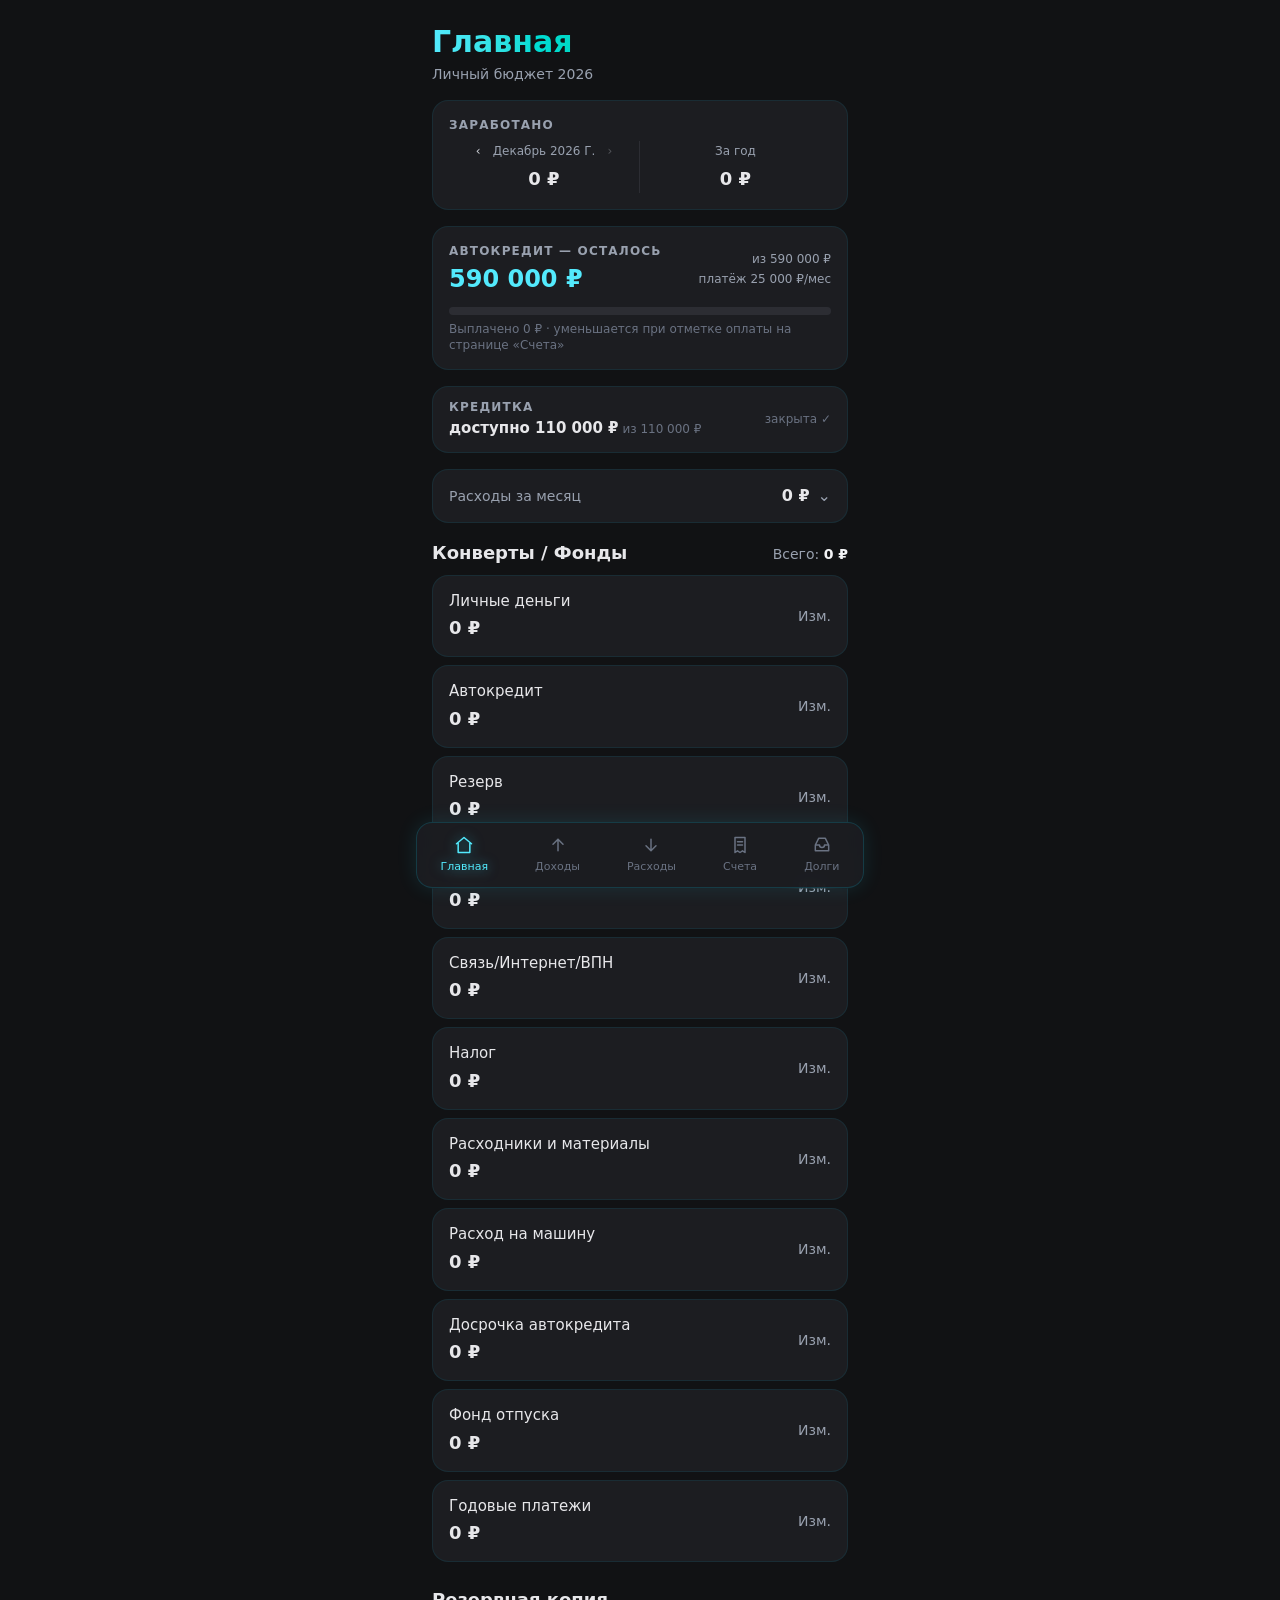
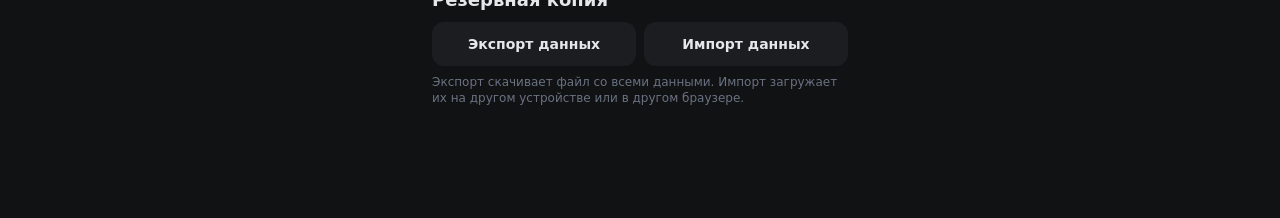
<file: index.html>
<!doctype html>
<html lang="ru">
  <head>
    <meta charset="UTF-8" />
    <meta name="viewport" content="width=device-width, initial-scale=1.0, maximum-scale=1.0" />
    <meta name="theme-color" content="#111214" />
    <link rel="manifest" href="./manifest.webmanifest" />
    <link rel="apple-touch-icon" href="./icon-180.png" />
    <meta name="apple-mobile-web-app-capable" content="yes" />
    <meta name="apple-mobile-web-app-status-bar-style" content="black-translucent" />
    <meta name="apple-mobile-web-app-title" content="Бюджет" />
    <title>Личный бюджет</title>
    <script type="module" crossorigin src="./assets/index-CJwpCQE6.js"></script>
    <link rel="stylesheet" crossorigin href="./assets/index-Bve8V28i.css">
  </head>
  <body>
    <div id="root"></div>
  </body>
</html>
</file>
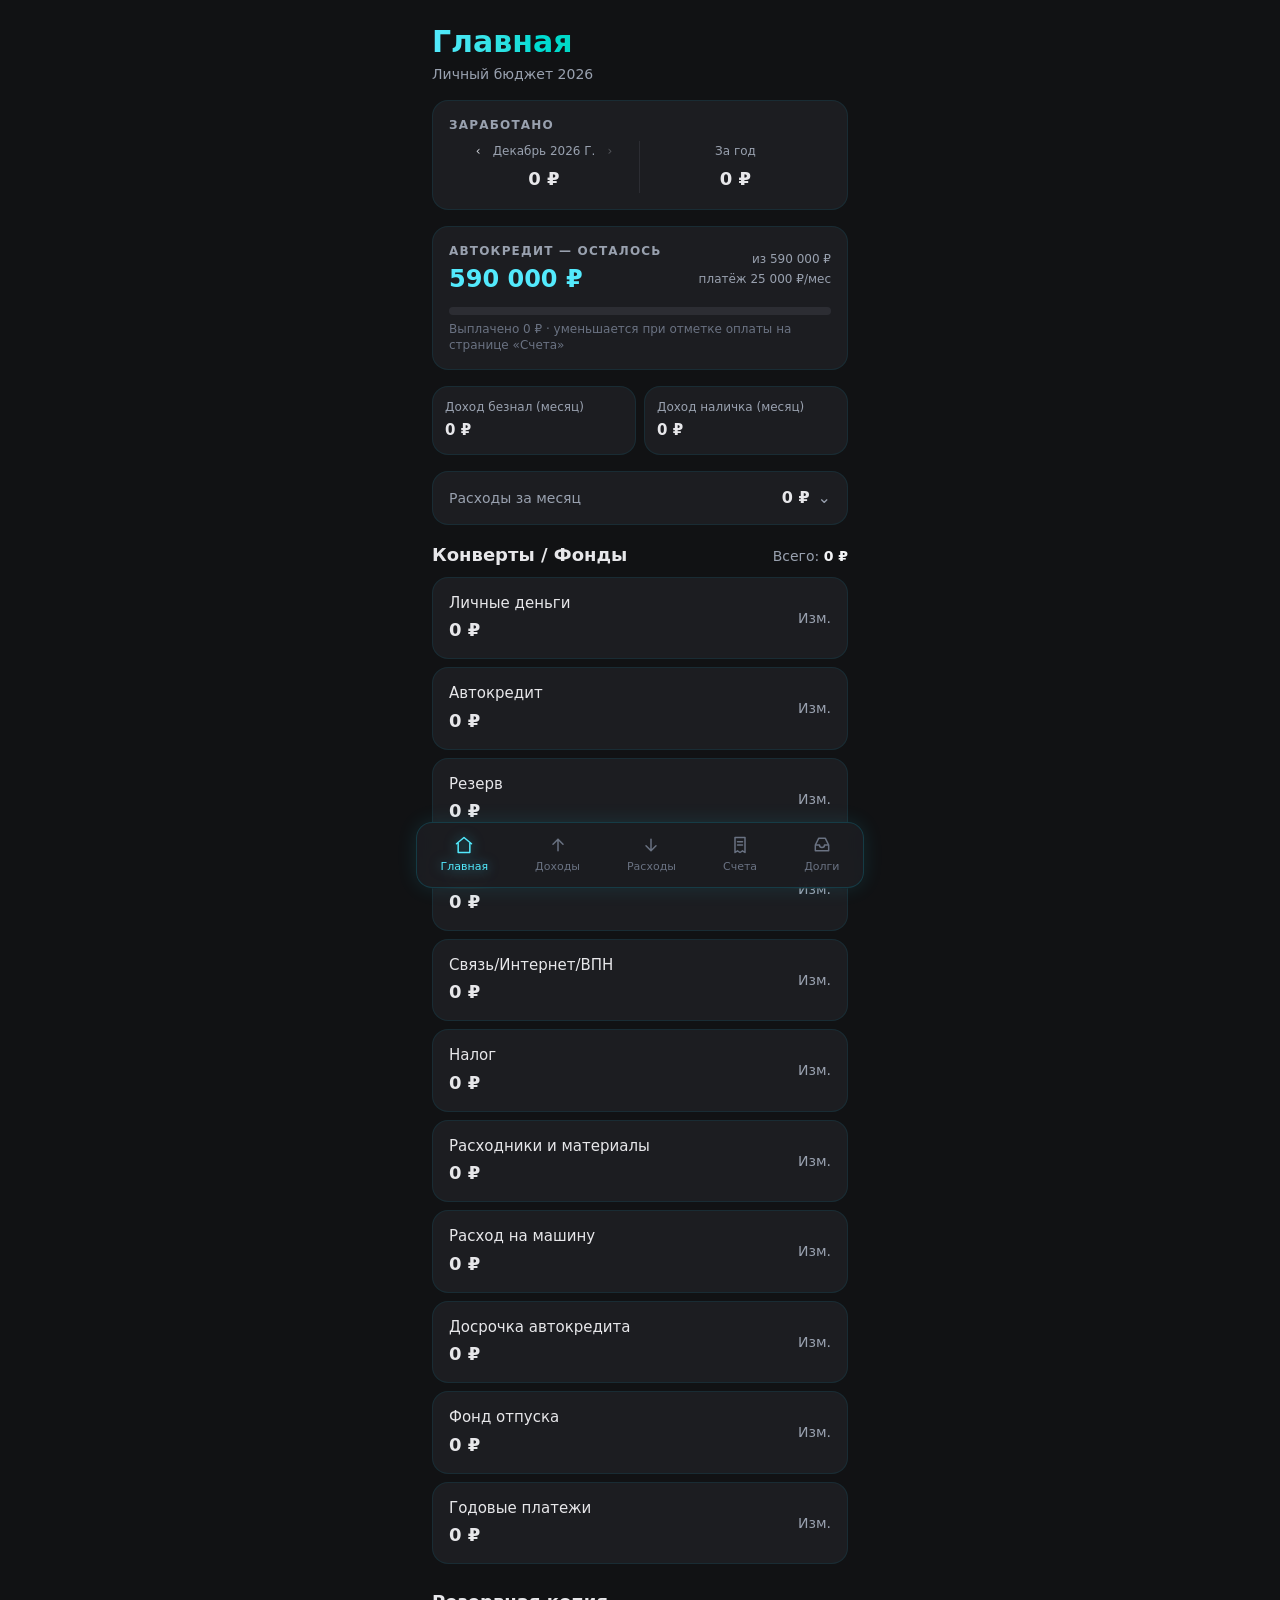
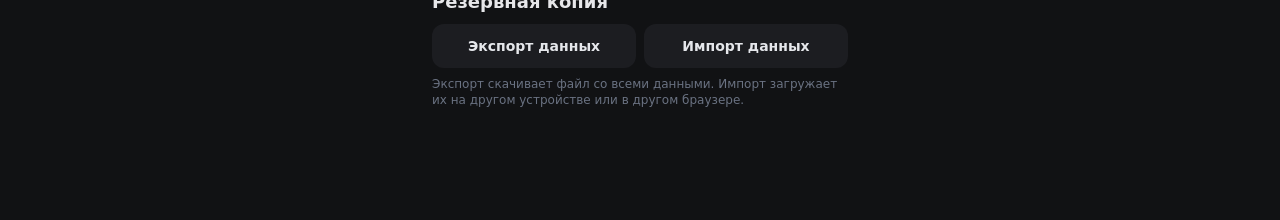
<file: budget-app-pages/index.html>
<!doctype html>
<html lang="ru">
  <head>
    <meta charset="UTF-8" />
    <meta name="viewport" content="width=device-width, initial-scale=1.0, maximum-scale=1.0" />
    <meta name="theme-color" content="#111214" />
    <title>Личный бюджет</title>
    <script type="module" crossorigin src="./assets/index-D2K0DxJf.js"></script>
    <link rel="stylesheet" crossorigin href="./assets/index-CX1NqTku.css">
  </head>
  <body>
    <div id="root"></div>
  </body>
</html>
</file>
<file: assets/index-Bve8V28i.css>
/*! tailwindcss v4.3.2 | MIT License | https://tailwindcss.com */
@layer properties{@supports (((-webkit-hyphens:none)) and (not (margin-trim:inline))) or ((-moz-orient:inline) and (not (color:rgb(from red r g b)))){*,:before,:after,::backdrop{--tw-translate-x:0;--tw-translate-y:0;--tw-translate-z:0;--tw-rotate-x:initial;--tw-rotate-y:initial;--tw-rotate-z:initial;--tw-skew-x:initial;--tw-skew-y:initial;--tw-divide-x-reverse:0;--tw-border-style:solid;--tw-gradient-position:initial;--tw-gradient-from:#0000;--tw-gradient-via:#0000;--tw-gradient-to:#0000;--tw-gradient-stops:initial;--tw-gradient-via-stops:initial;--tw-gradient-from-position:0%;--tw-gradient-via-position:50%;--tw-gradient-to-position:100%;--tw-font-weight:initial;--tw-tracking:initial;--tw-shadow:0 0 #0000;--tw-shadow-color:initial;--tw-shadow-alpha:100%;--tw-inset-shadow:0 0 #0000;--tw-inset-shadow-color:initial;--tw-inset-shadow-alpha:100%;--tw-ring-color:initial;--tw-ring-shadow:0 0 #0000;--tw-inset-ring-color:initial;--tw-inset-ring-shadow:0 0 #0000;--tw-ring-inset:initial;--tw-ring-offset-width:0px;--tw-ring-offset-color:#fff;--tw-ring-offset-shadow:0 0 #0000;--tw-blur:initial;--tw-brightness:initial;--tw-contrast:initial;--tw-grayscale:initial;--tw-hue-rotate:initial;--tw-invert:initial;--tw-opacity:initial;--tw-saturate:initial;--tw-sepia:initial;--tw-drop-shadow:initial;--tw-drop-shadow-color:initial;--tw-drop-shadow-alpha:100%;--tw-drop-shadow-size:initial;--tw-backdrop-blur:initial;--tw-backdrop-brightness:initial;--tw-backdrop-contrast:initial;--tw-backdrop-grayscale:initial;--tw-backdrop-hue-rotate:initial;--tw-backdrop-invert:initial;--tw-backdrop-opacity:initial;--tw-backdrop-saturate:initial;--tw-backdrop-sepia:initial}}}@layer theme{:root,:host{--font-sans:ui-sans-serif, system-ui, sans-serif, "Apple Color Emoji", "Segoe UI Emoji", "Segoe UI Symbol", "Noto Color Emoji";--font-mono:ui-monospace, SFMono-Regular, Menlo, Monaco, Consolas, "Liberation Mono", "Courier New", monospace;--color-red-400:oklch(70.4% .191 22.216);--color-red-500:oklch(63.7% .237 25.331);--color-emerald-400:oklch(76.5% .177 163.223);--color-teal-400:oklch(77.7% .152 181.912);--color-teal-500:oklch(70.4% .14 182.503);--color-teal-600:oklch(60% .118 184.704);--color-cyan-300:oklch(86.5% .127 207.078);--color-cyan-400:oklch(78.9% .154 211.53);--color-cyan-500:oklch(71.5% .143 215.221);--color-cyan-600:oklch(60.9% .126 221.723);--color-gray-100:oklch(96.7% .003 264.542);--color-gray-200:oklch(92.8% .006 264.531);--color-gray-300:oklch(87.2% .01 258.338);--color-gray-400:oklch(70.7% .022 261.325);--color-gray-500:oklch(55.1% .027 264.364);--color-black:#000;--spacing:.25rem;--container-md:28rem;--text-xs:.75rem;--text-xs--line-height:calc(1 / .75);--text-sm:.875rem;--text-sm--line-height:calc(1.25 / .875);--text-base:1rem;--text-base--line-height:calc(1.5 / 1);--text-lg:1.125rem;--text-lg--line-height:calc(1.75 / 1.125);--text-xl:1.25rem;--text-xl--line-height:calc(1.75 / 1.25);--text-2xl:1.5rem;--text-2xl--line-height:calc(2 / 1.5);--text-3xl:1.875rem;--text-3xl--line-height:calc(2.25 / 1.875);--font-weight-normal:400;--font-weight-medium:500;--font-weight-semibold:600;--font-weight-bold:700;--tracking-wide:.025em;--tracking-widest:.1em;--radius-md:.375rem;--radius-lg:.5rem;--radius-xl:.75rem;--radius-2xl:1rem;--default-transition-duration:.15s;--default-transition-timing-function:cubic-bezier(.4, 0, .2, 1);--default-font-family:var(--font-sans);--default-mono-font-family:var(--font-mono)}}@layer base{*,:after,:before,::backdrop{box-sizing:border-box;border:0 solid;margin:0;padding:0}::file-selector-button{box-sizing:border-box;border:0 solid;margin:0;padding:0}html,:host{-webkit-text-size-adjust:100%;tab-size:4;line-height:1.5;font-family:var(--default-font-family,ui-sans-serif, system-ui, sans-serif, "Apple Color Emoji", "Segoe UI Emoji", "Segoe UI Symbol", "Noto Color Emoji");font-feature-settings:var(--default-font-feature-settings,normal);font-variation-settings:var(--default-font-variation-settings,normal);-webkit-tap-highlight-color:transparent}hr{height:0;color:inherit;border-top-width:1px}abbr:where([title]){-webkit-text-decoration:underline dotted;text-decoration:underline dotted}h1,h2,h3,h4,h5,h6{font-size:inherit;font-weight:inherit}a{color:inherit;-webkit-text-decoration:inherit;-webkit-text-decoration:inherit;-webkit-text-decoration:inherit;-webkit-text-decoration:inherit;text-decoration:inherit}b,strong{font-weight:bolder}code,kbd,samp,pre{font-family:var(--default-mono-font-family,ui-monospace, SFMono-Regular, Menlo, Monaco, Consolas, "Liberation Mono", "Courier New", monospace);font-feature-settings:var(--default-mono-font-feature-settings,normal);font-variation-settings:var(--default-mono-font-variation-settings,normal);font-size:1em}small{font-size:80%}sub,sup{vertical-align:baseline;font-size:75%;line-height:0;position:relative}sub{bottom:-.25em}sup{top:-.5em}table{text-indent:0;border-color:inherit;border-collapse:collapse}:-moz-focusring{outline:auto}progress{vertical-align:baseline}summary{display:list-item}ol,ul,menu{list-style:none}img,svg,video,canvas,audio,iframe,embed,object{vertical-align:middle;display:block}img,video{max-width:100%;height:auto}button,input,select,optgroup,textarea{font:inherit;font-feature-settings:inherit;font-variation-settings:inherit;letter-spacing:inherit;color:inherit;opacity:1;background-color:#0000;border-radius:0}::file-selector-button{font:inherit;font-feature-settings:inherit;font-variation-settings:inherit;letter-spacing:inherit;color:inherit;opacity:1;background-color:#0000;border-radius:0}:where(select:is([multiple],[size])) optgroup{font-weight:bolder}:where(select:is([multiple],[size])) optgroup option{padding-inline-start:20px}::file-selector-button{margin-inline-end:4px}::placeholder{opacity:1}@supports (not ((-webkit-appearance:-apple-pay-button))) or (contain-intrinsic-size:1px){::placeholder{color:currentColor}@supports (color:color-mix(in lab, red, red)){::placeholder{color:color-mix(in oklab, currentcolor 50%, transparent)}}}textarea{resize:vertical}::-webkit-search-decoration{-webkit-appearance:none}::-webkit-date-and-time-value{min-height:1lh;text-align:inherit}::-webkit-datetime-edit{display:inline-flex}::-webkit-datetime-edit-fields-wrapper{padding:0}::-webkit-datetime-edit{padding-block:0}::-webkit-datetime-edit-year-field{padding-block:0}::-webkit-datetime-edit-month-field{padding-block:0}::-webkit-datetime-edit-day-field{padding-block:0}::-webkit-datetime-edit-hour-field{padding-block:0}::-webkit-datetime-edit-minute-field{padding-block:0}::-webkit-datetime-edit-second-field{padding-block:0}::-webkit-datetime-edit-millisecond-field{padding-block:0}::-webkit-datetime-edit-meridiem-field{padding-block:0}::-webkit-calendar-picker-indicator{line-height:1}:-moz-ui-invalid{box-shadow:none}button,input:where([type=button],[type=reset],[type=submit]){appearance:button}::file-selector-button{appearance:button}::-webkit-inner-spin-button{height:auto}::-webkit-outer-spin-button{height:auto}[hidden]:where(:not([hidden=until-found])){display:none!important}}@layer components;@layer utilities{.fixed{position:fixed}.inset-0{inset:0}.bottom-3{bottom:calc(var(--spacing) * 3)}.left-1\/2{left:50%}.z-50{z-index:50}.mx-auto{margin-inline:auto}.-mt-4{margin-top:calc(var(--spacing) * -4)}.mt-0\.5{margin-top:calc(var(--spacing) * .5)}.mt-1{margin-top:var(--spacing)}.mt-1\.5{margin-top:calc(var(--spacing) * 1.5)}.mt-2{margin-top:calc(var(--spacing) * 2)}.mt-3{margin-top:calc(var(--spacing) * 3)}.mt-4{margin-top:calc(var(--spacing) * 4)}.mt-6{margin-top:calc(var(--spacing) * 6)}.mb-1{margin-bottom:var(--spacing)}.mb-1\.5{margin-bottom:calc(var(--spacing) * 1.5)}.mb-2{margin-bottom:calc(var(--spacing) * 2)}.mb-3{margin-bottom:calc(var(--spacing) * 3)}.mb-4{margin-bottom:calc(var(--spacing) * 4)}.ml-1\.5{margin-left:calc(var(--spacing) * 1.5)}.ml-2{margin-left:calc(var(--spacing) * 2)}.block{display:block}.flex{display:flex}.grid{display:grid}.hidden{display:none}.h-1{height:var(--spacing)}.h-2{height:calc(var(--spacing) * 2)}.h-4{height:calc(var(--spacing) * 4)}.h-6{height:calc(var(--spacing) * 6)}.h-full{height:100%}.max-h-\[85dvh\]{max-height:85dvh}.min-h-dvh{min-height:100dvh}.w-4{width:calc(var(--spacing) * 4)}.w-6{width:calc(var(--spacing) * 6)}.w-16{width:calc(var(--spacing) * 16)}.w-24{width:calc(var(--spacing) * 24)}.w-32{width:calc(var(--spacing) * 32)}.w-\[calc\(100\%-2rem\)\]{width:calc(100% - 2rem)}.w-full{width:100%}.max-w-md{max-width:var(--container-md)}.flex-1{flex:1}.-translate-x-1\/2{--tw-translate-x:calc(calc(1 / 2 * 100%) * -1);translate:var(--tw-translate-x) var(--tw-translate-y)}.rotate-180{rotate:180deg}.transform{transform:var(--tw-rotate-x,) var(--tw-rotate-y,) var(--tw-rotate-z,) var(--tw-skew-x,) var(--tw-skew-y,)}.appearance-none{appearance:none}.grid-cols-2{grid-template-columns:repeat(2,minmax(0,1fr))}.flex-col{flex-direction:column}.flex-wrap{flex-wrap:wrap}.items-baseline{align-items:baseline}.items-center{align-items:center}.items-end{align-items:flex-end}.items-start{align-items:flex-start}.justify-around{justify-content:space-around}.justify-between{justify-content:space-between}.justify-center{justify-content:center}.gap-1{gap:var(--spacing)}.gap-2{gap:calc(var(--spacing) * 2)}.gap-3{gap:calc(var(--spacing) * 3)}:where(.divide-x>:not(:last-child)){--tw-divide-x-reverse:0;border-inline-style:var(--tw-border-style);border-inline-start-width:calc(1px * var(--tw-divide-x-reverse));border-inline-end-width:calc(1px * calc(1 - var(--tw-divide-x-reverse)))}:where(.divide-\[\#2c2d33\]>:not(:last-child)){border-color:#2c2d33}.overflow-hidden{overflow:hidden}.overflow-y-auto{overflow-y:auto}.rounded{border-radius:.25rem}.rounded-2xl{border-radius:var(--radius-2xl)}.rounded-full{border-radius:3.40282e38px}.rounded-lg{border-radius:var(--radius-lg)}.rounded-md{border-radius:var(--radius-md)}.rounded-xl{border-radius:var(--radius-xl)}.rounded-t-2xl{border-top-left-radius:var(--radius-2xl);border-top-right-radius:var(--radius-2xl)}.border{border-style:var(--tw-border-style);border-width:1px}.border-t{border-top-style:var(--tw-border-style);border-top-width:1px}.border-\[\#2c2d33\]{border-color:#2c2d33}.border-\[\#3a3b41\]{border-color:#3a3b41}.border-cyan-400{border-color:var(--color-cyan-400)}.border-cyan-500\/10{border-color:#00b7d71a}@supports (color:color-mix(in lab, red, red)){.border-cyan-500\/10{border-color:color-mix(in oklab, var(--color-cyan-500) 10%, transparent)}}.border-cyan-500\/20{border-color:#00b7d733}@supports (color:color-mix(in lab, red, red)){.border-cyan-500\/20{border-color:color-mix(in oklab, var(--color-cyan-500) 20%, transparent)}}.border-cyan-500\/40{border-color:#00b7d766}@supports (color:color-mix(in lab, red, red)){.border-cyan-500\/40{border-color:color-mix(in oklab, var(--color-cyan-500) 40%, transparent)}}.border-gray-200{border-color:var(--color-gray-200)}.border-gray-400{border-color:var(--color-gray-400)}.bg-\[\#1c1d21\]{background-color:#1c1d21}.bg-\[\#1c1d21\]\/95{background-color:oklab(23.1384% .000627048 -.00780095/.95)}.bg-\[\#2c2d33\]{background-color:#2c2d33}.bg-\[\#3a3b41\]{background-color:#3a3b41}.bg-\[\#26272c\]{background-color:#26272c}.bg-black\/70{background-color:#000000b3}@supports (color:color-mix(in lab, red, red)){.bg-black\/70{background-color:color-mix(in oklab, var(--color-black) 70%, transparent)}}.bg-cyan-400\/10{background-color:#00d2ef1a}@supports (color:color-mix(in lab, red, red)){.bg-cyan-400\/10{background-color:color-mix(in oklab, var(--color-cyan-400) 10%, transparent)}}.bg-gray-200{background-color:var(--color-gray-200)}.bg-red-500\/10{background-color:#fb2c361a}@supports (color:color-mix(in lab, red, red)){.bg-red-500\/10{background-color:color-mix(in oklab, var(--color-red-500) 10%, transparent)}}.bg-gradient-to-r{--tw-gradient-position:to right in oklab;background-image:linear-gradient(var(--tw-gradient-stops))}.from-cyan-300{--tw-gradient-from:var(--color-cyan-300);--tw-gradient-stops:var(--tw-gradient-via-stops,var(--tw-gradient-position), var(--tw-gradient-from) var(--tw-gradient-from-position), var(--tw-gradient-to) var(--tw-gradient-to-position))}.from-cyan-400{--tw-gradient-from:var(--color-cyan-400);--tw-gradient-stops:var(--tw-gradient-via-stops,var(--tw-gradient-position), var(--tw-gradient-from) var(--tw-gradient-from-position), var(--tw-gradient-to) var(--tw-gradient-to-position))}.from-cyan-500{--tw-gradient-from:var(--color-cyan-500);--tw-gradient-stops:var(--tw-gradient-via-stops,var(--tw-gradient-position), var(--tw-gradient-from) var(--tw-gradient-from-position), var(--tw-gradient-to) var(--tw-gradient-to-position))}.to-teal-400{--tw-gradient-to:var(--color-teal-400);--tw-gradient-stops:var(--tw-gradient-via-stops,var(--tw-gradient-position), var(--tw-gradient-from) var(--tw-gradient-from-position), var(--tw-gradient-to) var(--tw-gradient-to-position))}.to-teal-500{--tw-gradient-to:var(--color-teal-500);--tw-gradient-stops:var(--tw-gradient-via-stops,var(--tw-gradient-position), var(--tw-gradient-from) var(--tw-gradient-from-position), var(--tw-gradient-to) var(--tw-gradient-to-position))}.bg-clip-text{-webkit-background-clip:text;background-clip:text}.\!p-0{padding:0!important}.\!p-3{padding:calc(var(--spacing) * 3)!important}.p-1{padding:var(--spacing)}.p-3{padding:calc(var(--spacing) * 3)}.p-4{padding:calc(var(--spacing) * 4)}.px-1{padding-inline:var(--spacing)}.px-1\.5{padding-inline:calc(var(--spacing) * 1.5)}.px-2{padding-inline:calc(var(--spacing) * 2)}.px-2\.5{padding-inline:calc(var(--spacing) * 2.5)}.px-3{padding-inline:calc(var(--spacing) * 3)}.px-4{padding-inline:calc(var(--spacing) * 4)}.\!py-2{padding-block:calc(var(--spacing) * 2)!important}.\!py-3{padding-block:calc(var(--spacing) * 3)!important}.\!py-3\.5{padding-block:calc(var(--spacing) * 3.5)!important}.py-0\.5{padding-block:calc(var(--spacing) * .5)}.py-1{padding-block:var(--spacing)}.py-1\.5{padding-block:calc(var(--spacing) * 1.5)}.py-2{padding-block:calc(var(--spacing) * 2)}.py-2\.5{padding-block:calc(var(--spacing) * 2.5)}.py-3{padding-block:calc(var(--spacing) * 3)}.py-3\.5{padding-block:calc(var(--spacing) * 3.5)}.pt-1{padding-top:var(--spacing)}.pt-2{padding-top:calc(var(--spacing) * 2)}.pt-6{padding-top:calc(var(--spacing) * 6)}.pb-1{padding-bottom:var(--spacing)}.pb-28{padding-bottom:calc(var(--spacing) * 28)}.text-center{text-align:center}.text-right{text-align:right}.text-2xl{font-size:var(--text-2xl);line-height:var(--tw-leading,var(--text-2xl--line-height))}.text-3xl{font-size:var(--text-3xl);line-height:var(--tw-leading,var(--text-3xl--line-height))}.text-base{font-size:var(--text-base);line-height:var(--tw-leading,var(--text-base--line-height))}.text-lg{font-size:var(--text-lg);line-height:var(--tw-leading,var(--text-lg--line-height))}.text-sm{font-size:var(--text-sm);line-height:var(--tw-leading,var(--text-sm--line-height))}.text-xl{font-size:var(--text-xl);line-height:var(--tw-leading,var(--text-xl--line-height))}.text-xs{font-size:var(--text-xs);line-height:var(--tw-leading,var(--text-xs--line-height))}.text-\[10px\]{font-size:10px}.text-\[11px\]{font-size:11px}.text-\[15px\]{font-size:15px}.font-bold{--tw-font-weight:var(--font-weight-bold);font-weight:var(--font-weight-bold)}.font-medium{--tw-font-weight:var(--font-weight-medium);font-weight:var(--font-weight-medium)}.font-normal{--tw-font-weight:var(--font-weight-normal);font-weight:var(--font-weight-normal)}.font-semibold{--tw-font-weight:var(--font-weight-semibold);font-weight:var(--font-weight-semibold)}.tracking-wide{--tw-tracking:var(--tracking-wide);letter-spacing:var(--tracking-wide)}.tracking-widest{--tw-tracking:var(--tracking-widest);letter-spacing:var(--tracking-widest)}.whitespace-nowrap{white-space:nowrap}.text-\[\#06171a\]{color:#06171a}.text-\[\#111214\]{color:#111214}.text-cyan-300{color:var(--color-cyan-300)}.text-cyan-400{color:var(--color-cyan-400)}.text-emerald-400{color:var(--color-emerald-400)}.text-gray-100{color:var(--color-gray-100)}.text-gray-200{color:var(--color-gray-200)}.text-gray-300{color:var(--color-gray-300)}.text-gray-400{color:var(--color-gray-400)}.text-gray-500{color:var(--color-gray-500)}.text-red-400{color:var(--color-red-400)}.text-transparent{color:#0000}.capitalize{text-transform:capitalize}.uppercase{text-transform:uppercase}.line-through{text-decoration-line:line-through}.accent-cyan-400{accent-color:var(--color-cyan-400)}.shadow-\[0_0_8px_rgba\(34\,211\,238\,0\.6\)\]{--tw-shadow:0 0 8px var(--tw-shadow-color,#22d3ee99);box-shadow:var(--tw-inset-shadow), var(--tw-inset-ring-shadow), var(--tw-ring-offset-shadow), var(--tw-ring-shadow), var(--tw-shadow)}.shadow-\[0_0_16px_rgba\(34\,211\,238\,0\.35\)\]{--tw-shadow:0 0 16px var(--tw-shadow-color,#22d3ee59);box-shadow:var(--tw-inset-shadow), var(--tw-inset-ring-shadow), var(--tw-ring-offset-shadow), var(--tw-ring-shadow), var(--tw-shadow)}.shadow-\[0_0_20px_rgba\(34\,211\,238\,0\.12\)\]{--tw-shadow:0 0 20px var(--tw-shadow-color,#22d3ee1f);box-shadow:var(--tw-inset-shadow), var(--tw-inset-ring-shadow), var(--tw-ring-offset-shadow), var(--tw-ring-shadow), var(--tw-shadow)}.drop-shadow-\[0_0_6px_rgba\(34\,211\,238\,0\.6\)\]{--tw-drop-shadow-size:drop-shadow(0 0 6px var(--tw-drop-shadow-color,#22d3ee99));--tw-drop-shadow:var(--tw-drop-shadow-size);filter:var(--tw-blur,) var(--tw-brightness,) var(--tw-contrast,) var(--tw-grayscale,) var(--tw-hue-rotate,) var(--tw-invert,) var(--tw-saturate,) var(--tw-sepia,) var(--tw-drop-shadow,)}.filter{filter:var(--tw-blur,) var(--tw-brightness,) var(--tw-contrast,) var(--tw-grayscale,) var(--tw-hue-rotate,) var(--tw-invert,) var(--tw-saturate,) var(--tw-sepia,) var(--tw-drop-shadow,)}.backdrop-blur{--tw-backdrop-blur:blur(8px);-webkit-backdrop-filter:var(--tw-backdrop-blur,) var(--tw-backdrop-brightness,) var(--tw-backdrop-contrast,) var(--tw-backdrop-grayscale,) var(--tw-backdrop-hue-rotate,) var(--tw-backdrop-invert,) var(--tw-backdrop-opacity,) var(--tw-backdrop-saturate,) var(--tw-backdrop-sepia,);backdrop-filter:var(--tw-backdrop-blur,) var(--tw-backdrop-brightness,) var(--tw-backdrop-contrast,) var(--tw-backdrop-grayscale,) var(--tw-backdrop-hue-rotate,) var(--tw-backdrop-invert,) var(--tw-backdrop-opacity,) var(--tw-backdrop-saturate,) var(--tw-backdrop-sepia,)}.transition-transform{transition-property:transform,translate,scale,rotate;transition-timing-function:var(--tw-ease,var(--default-transition-timing-function));transition-duration:var(--tw-duration,var(--default-transition-duration))}.outline-none{--tw-outline-style:none;outline-style:none}.first\:border-t-0:first-child{border-top-style:var(--tw-border-style);border-top-width:0}.focus\:border-cyan-400:focus{border-color:var(--color-cyan-400)}.focus\:shadow-\[0_0_10px_rgba\(34\,211\,238\,0\.25\)\]:focus{--tw-shadow:0 0 10px var(--tw-shadow-color,#22d3ee40);box-shadow:var(--tw-inset-shadow), var(--tw-inset-ring-shadow), var(--tw-ring-offset-shadow), var(--tw-ring-shadow), var(--tw-shadow)}.active\:bg-\[\#26272c\]:active{background-color:#26272c}.active\:from-cyan-600:active{--tw-gradient-from:var(--color-cyan-600);--tw-gradient-stops:var(--tw-gradient-via-stops,var(--tw-gradient-position), var(--tw-gradient-from) var(--tw-gradient-from-position), var(--tw-gradient-to) var(--tw-gradient-to-position))}.active\:to-teal-600:active{--tw-gradient-to:var(--color-teal-600);--tw-gradient-stops:var(--tw-gradient-via-stops,var(--tw-gradient-position), var(--tw-gradient-from) var(--tw-gradient-from-position), var(--tw-gradient-to) var(--tw-gradient-to-position))}.disabled\:opacity-30:disabled{opacity:.3}.disabled\:opacity-50:disabled{opacity:.5}.disabled\:shadow-none:disabled{--tw-shadow:0 0 #0000;box-shadow:var(--tw-inset-shadow), var(--tw-inset-ring-shadow), var(--tw-ring-offset-shadow), var(--tw-ring-shadow), var(--tw-shadow)}@media (width>=40rem){.sm\:items-center{align-items:center}.sm\:rounded-2xl{border-radius:var(--radius-2xl)}}}html,body{color:#e7e7ea;background:#111214}input[type=number]::-webkit-inner-spin-button{opacity:.4}@property --tw-translate-x{syntax:"*";inherits:false;initial-value:0}@property --tw-translate-y{syntax:"*";inherits:false;initial-value:0}@property --tw-translate-z{syntax:"*";inherits:false;initial-value:0}@property --tw-rotate-x{syntax:"*";inherits:false}@property --tw-rotate-y{syntax:"*";inherits:false}@property --tw-rotate-z{syntax:"*";inherits:false}@property --tw-skew-x{syntax:"*";inherits:false}@property --tw-skew-y{syntax:"*";inherits:false}@property --tw-divide-x-reverse{syntax:"*";inherits:false;initial-value:0}@property --tw-border-style{syntax:"*";inherits:false;initial-value:solid}@property --tw-gradient-position{syntax:"*";inherits:false}@property --tw-gradient-from{syntax:"<color>";inherits:false;initial-value:#0000}@property --tw-gradient-via{syntax:"<color>";inherits:false;initial-value:#0000}@property --tw-gradient-to{syntax:"<color>";inherits:false;initial-value:#0000}@property --tw-gradient-stops{syntax:"*";inherits:false}@property --tw-gradient-via-stops{syntax:"*";inherits:false}@property --tw-gradient-from-position{syntax:"<length-percentage>";inherits:false;initial-value:0%}@property --tw-gradient-via-position{syntax:"<length-percentage>";inherits:false;initial-value:50%}@property --tw-gradient-to-position{syntax:"<length-percentage>";inherits:false;initial-value:100%}@property --tw-font-weight{syntax:"*";inherits:false}@property --tw-tracking{syntax:"*";inherits:false}@property --tw-shadow{syntax:"*";inherits:false;initial-value:0 0 #0000}@property --tw-shadow-color{syntax:"*";inherits:false}@property --tw-shadow-alpha{syntax:"<percentage>";inherits:false;initial-value:100%}@property --tw-inset-shadow{syntax:"*";inherits:false;initial-value:0 0 #0000}@property --tw-inset-shadow-color{syntax:"*";inherits:false}@property --tw-inset-shadow-alpha{syntax:"<percentage>";inherits:false;initial-value:100%}@property --tw-ring-color{syntax:"*";inherits:false}@property --tw-ring-shadow{syntax:"*";inherits:false;initial-value:0 0 #0000}@property --tw-inset-ring-color{syntax:"*";inherits:false}@property --tw-inset-ring-shadow{syntax:"*";inherits:false;initial-value:0 0 #0000}@property --tw-ring-inset{syntax:"*";inherits:false}@property --tw-ring-offset-width{syntax:"<length>";inherits:false;initial-value:0}@property --tw-ring-offset-color{syntax:"*";inherits:false;initial-value:#fff}@property --tw-ring-offset-shadow{syntax:"*";inherits:false;initial-value:0 0 #0000}@property --tw-blur{syntax:"*";inherits:false}@property --tw-brightness{syntax:"*";inherits:false}@property --tw-contrast{syntax:"*";inherits:false}@property --tw-grayscale{syntax:"*";inherits:false}@property --tw-hue-rotate{syntax:"*";inherits:false}@property --tw-invert{syntax:"*";inherits:false}@property --tw-opacity{syntax:"*";inherits:false}@property --tw-saturate{syntax:"*";inherits:false}@property --tw-sepia{syntax:"*";inherits:false}@property --tw-drop-shadow{syntax:"*";inherits:false}@property --tw-drop-shadow-color{syntax:"*";inherits:false}@property --tw-drop-shadow-alpha{syntax:"<percentage>";inherits:false;initial-value:100%}@property --tw-drop-shadow-size{syntax:"*";inherits:false}@property --tw-backdrop-blur{syntax:"*";inherits:false}@property --tw-backdrop-brightness{syntax:"*";inherits:false}@property --tw-backdrop-contrast{syntax:"*";inherits:false}@property --tw-backdrop-grayscale{syntax:"*";inherits:false}@property --tw-backdrop-hue-rotate{syntax:"*";inherits:false}@property --tw-backdrop-invert{syntax:"*";inherits:false}@property --tw-backdrop-opacity{syntax:"*";inherits:false}@property --tw-backdrop-saturate{syntax:"*";inherits:false}@property --tw-backdrop-sepia{syntax:"*";inherits:false}
</file>
<file: budget-app-pages/assets/index-CX1NqTku.css>
/*! tailwindcss v4.3.2 | MIT License | https://tailwindcss.com */
@layer properties{@supports (((-webkit-hyphens:none)) and (not (margin-trim:inline))) or ((-moz-orient:inline) and (not (color:rgb(from red r g b)))){*,:before,:after,::backdrop{--tw-translate-x:0;--tw-translate-y:0;--tw-translate-z:0;--tw-rotate-x:initial;--tw-rotate-y:initial;--tw-rotate-z:initial;--tw-skew-x:initial;--tw-skew-y:initial;--tw-divide-x-reverse:0;--tw-border-style:solid;--tw-gradient-position:initial;--tw-gradient-from:#0000;--tw-gradient-via:#0000;--tw-gradient-to:#0000;--tw-gradient-stops:initial;--tw-gradient-via-stops:initial;--tw-gradient-from-position:0%;--tw-gradient-via-position:50%;--tw-gradient-to-position:100%;--tw-font-weight:initial;--tw-tracking:initial;--tw-shadow:0 0 #0000;--tw-shadow-color:initial;--tw-shadow-alpha:100%;--tw-inset-shadow:0 0 #0000;--tw-inset-shadow-color:initial;--tw-inset-shadow-alpha:100%;--tw-ring-color:initial;--tw-ring-shadow:0 0 #0000;--tw-inset-ring-color:initial;--tw-inset-ring-shadow:0 0 #0000;--tw-ring-inset:initial;--tw-ring-offset-width:0px;--tw-ring-offset-color:#fff;--tw-ring-offset-shadow:0 0 #0000;--tw-blur:initial;--tw-brightness:initial;--tw-contrast:initial;--tw-grayscale:initial;--tw-hue-rotate:initial;--tw-invert:initial;--tw-opacity:initial;--tw-saturate:initial;--tw-sepia:initial;--tw-drop-shadow:initial;--tw-drop-shadow-color:initial;--tw-drop-shadow-alpha:100%;--tw-drop-shadow-size:initial;--tw-backdrop-blur:initial;--tw-backdrop-brightness:initial;--tw-backdrop-contrast:initial;--tw-backdrop-grayscale:initial;--tw-backdrop-hue-rotate:initial;--tw-backdrop-invert:initial;--tw-backdrop-opacity:initial;--tw-backdrop-saturate:initial;--tw-backdrop-sepia:initial}}}@layer theme{:root,:host{--font-sans:ui-sans-serif, system-ui, sans-serif, "Apple Color Emoji", "Segoe UI Emoji", "Segoe UI Symbol", "Noto Color Emoji";--font-mono:ui-monospace, SFMono-Regular, Menlo, Monaco, Consolas, "Liberation Mono", "Courier New", monospace;--color-red-400:oklch(70.4% .191 22.216);--color-teal-400:oklch(77.7% .152 181.912);--color-teal-500:oklch(70.4% .14 182.503);--color-teal-600:oklch(60% .118 184.704);--color-cyan-300:oklch(86.5% .127 207.078);--color-cyan-400:oklch(78.9% .154 211.53);--color-cyan-500:oklch(71.5% .143 215.221);--color-cyan-600:oklch(60.9% .126 221.723);--color-gray-100:oklch(96.7% .003 264.542);--color-gray-200:oklch(92.8% .006 264.531);--color-gray-300:oklch(87.2% .01 258.338);--color-gray-400:oklch(70.7% .022 261.325);--color-gray-500:oklch(55.1% .027 264.364);--spacing:.25rem;--container-md:28rem;--text-xs:.75rem;--text-xs--line-height:calc(1 / .75);--text-sm:.875rem;--text-sm--line-height:calc(1.25 / .875);--text-base:1rem;--text-base--line-height:calc(1.5 / 1);--text-lg:1.125rem;--text-lg--line-height:calc(1.75 / 1.125);--text-2xl:1.5rem;--text-2xl--line-height:calc(2 / 1.5);--text-3xl:1.875rem;--text-3xl--line-height:calc(2.25 / 1.875);--font-weight-normal:400;--font-weight-medium:500;--font-weight-semibold:600;--font-weight-bold:700;--tracking-wide:.025em;--tracking-widest:.1em;--radius-md:.375rem;--radius-lg:.5rem;--radius-xl:.75rem;--radius-2xl:1rem;--default-transition-duration:.15s;--default-transition-timing-function:cubic-bezier(.4, 0, .2, 1);--default-font-family:var(--font-sans);--default-mono-font-family:var(--font-mono)}}@layer base{*,:after,:before,::backdrop{box-sizing:border-box;border:0 solid;margin:0;padding:0}::file-selector-button{box-sizing:border-box;border:0 solid;margin:0;padding:0}html,:host{-webkit-text-size-adjust:100%;tab-size:4;line-height:1.5;font-family:var(--default-font-family,ui-sans-serif, system-ui, sans-serif, "Apple Color Emoji", "Segoe UI Emoji", "Segoe UI Symbol", "Noto Color Emoji");font-feature-settings:var(--default-font-feature-settings,normal);font-variation-settings:var(--default-font-variation-settings,normal);-webkit-tap-highlight-color:transparent}hr{height:0;color:inherit;border-top-width:1px}abbr:where([title]){-webkit-text-decoration:underline dotted;text-decoration:underline dotted}h1,h2,h3,h4,h5,h6{font-size:inherit;font-weight:inherit}a{color:inherit;-webkit-text-decoration:inherit;-webkit-text-decoration:inherit;-webkit-text-decoration:inherit;-webkit-text-decoration:inherit;text-decoration:inherit}b,strong{font-weight:bolder}code,kbd,samp,pre{font-family:var(--default-mono-font-family,ui-monospace, SFMono-Regular, Menlo, Monaco, Consolas, "Liberation Mono", "Courier New", monospace);font-feature-settings:var(--default-mono-font-feature-settings,normal);font-variation-settings:var(--default-mono-font-variation-settings,normal);font-size:1em}small{font-size:80%}sub,sup{vertical-align:baseline;font-size:75%;line-height:0;position:relative}sub{bottom:-.25em}sup{top:-.5em}table{text-indent:0;border-color:inherit;border-collapse:collapse}:-moz-focusring{outline:auto}progress{vertical-align:baseline}summary{display:list-item}ol,ul,menu{list-style:none}img,svg,video,canvas,audio,iframe,embed,object{vertical-align:middle;display:block}img,video{max-width:100%;height:auto}button,input,select,optgroup,textarea{font:inherit;font-feature-settings:inherit;font-variation-settings:inherit;letter-spacing:inherit;color:inherit;opacity:1;background-color:#0000;border-radius:0}::file-selector-button{font:inherit;font-feature-settings:inherit;font-variation-settings:inherit;letter-spacing:inherit;color:inherit;opacity:1;background-color:#0000;border-radius:0}:where(select:is([multiple],[size])) optgroup{font-weight:bolder}:where(select:is([multiple],[size])) optgroup option{padding-inline-start:20px}::file-selector-button{margin-inline-end:4px}::placeholder{opacity:1}@supports (not ((-webkit-appearance:-apple-pay-button))) or (contain-intrinsic-size:1px){::placeholder{color:currentColor}@supports (color:color-mix(in lab, red, red)){::placeholder{color:color-mix(in oklab, currentcolor 50%, transparent)}}}textarea{resize:vertical}::-webkit-search-decoration{-webkit-appearance:none}::-webkit-date-and-time-value{min-height:1lh;text-align:inherit}::-webkit-datetime-edit{display:inline-flex}::-webkit-datetime-edit-fields-wrapper{padding:0}::-webkit-datetime-edit{padding-block:0}::-webkit-datetime-edit-year-field{padding-block:0}::-webkit-datetime-edit-month-field{padding-block:0}::-webkit-datetime-edit-day-field{padding-block:0}::-webkit-datetime-edit-hour-field{padding-block:0}::-webkit-datetime-edit-minute-field{padding-block:0}::-webkit-datetime-edit-second-field{padding-block:0}::-webkit-datetime-edit-millisecond-field{padding-block:0}::-webkit-datetime-edit-meridiem-field{padding-block:0}::-webkit-calendar-picker-indicator{line-height:1}:-moz-ui-invalid{box-shadow:none}button,input:where([type=button],[type=reset],[type=submit]){appearance:button}::file-selector-button{appearance:button}::-webkit-inner-spin-button{height:auto}::-webkit-outer-spin-button{height:auto}[hidden]:where(:not([hidden=until-found])){display:none!important}}@layer components;@layer utilities{.fixed{position:fixed}.bottom-3{bottom:calc(var(--spacing) * 3)}.left-1\/2{left:50%}.col-span-2{grid-column:span 2/span 2}.mx-auto{margin-inline:auto}.-mt-4{margin-top:calc(var(--spacing) * -4)}.mt-0\.5{margin-top:calc(var(--spacing) * .5)}.mt-1{margin-top:var(--spacing)}.mt-1\.5{margin-top:calc(var(--spacing) * 1.5)}.mt-2{margin-top:calc(var(--spacing) * 2)}.mt-3{margin-top:calc(var(--spacing) * 3)}.mt-4{margin-top:calc(var(--spacing) * 4)}.mt-6{margin-top:calc(var(--spacing) * 6)}.mb-1{margin-bottom:var(--spacing)}.mb-1\.5{margin-bottom:calc(var(--spacing) * 1.5)}.mb-2{margin-bottom:calc(var(--spacing) * 2)}.mb-3{margin-bottom:calc(var(--spacing) * 3)}.mb-4{margin-bottom:calc(var(--spacing) * 4)}.ml-2{margin-left:calc(var(--spacing) * 2)}.block{display:block}.flex{display:flex}.grid{display:grid}.hidden{display:none}.h-2{height:calc(var(--spacing) * 2)}.h-6{height:calc(var(--spacing) * 6)}.h-full{height:100%}.min-h-dvh{min-height:100dvh}.w-6{width:calc(var(--spacing) * 6)}.w-32{width:calc(var(--spacing) * 32)}.w-\[calc\(100\%-2rem\)\]{width:calc(100% - 2rem)}.w-full{width:100%}.max-w-md{max-width:var(--container-md)}.flex-1{flex:1}.-translate-x-1\/2{--tw-translate-x:calc(calc(1 / 2 * 100%) * -1);translate:var(--tw-translate-x) var(--tw-translate-y)}.rotate-180{rotate:180deg}.transform{transform:var(--tw-rotate-x,) var(--tw-rotate-y,) var(--tw-rotate-z,) var(--tw-skew-x,) var(--tw-skew-y,)}.appearance-none{appearance:none}.grid-cols-2{grid-template-columns:repeat(2,minmax(0,1fr))}.flex-col{flex-direction:column}.flex-wrap{flex-wrap:wrap}.items-baseline{align-items:baseline}.items-center{align-items:center}.items-start{align-items:flex-start}.justify-around{justify-content:space-around}.justify-between{justify-content:space-between}.justify-center{justify-content:center}.gap-1{gap:var(--spacing)}.gap-2{gap:calc(var(--spacing) * 2)}.gap-3{gap:calc(var(--spacing) * 3)}:where(.divide-x>:not(:last-child)){--tw-divide-x-reverse:0;border-inline-style:var(--tw-border-style);border-inline-start-width:calc(1px * var(--tw-divide-x-reverse));border-inline-end-width:calc(1px * calc(1 - var(--tw-divide-x-reverse)))}:where(.divide-\[\#2c2d33\]>:not(:last-child)){border-color:#2c2d33}.truncate{text-overflow:ellipsis;white-space:nowrap;overflow:hidden}.overflow-hidden{overflow:hidden}.rounded{border-radius:.25rem}.rounded-2xl{border-radius:var(--radius-2xl)}.rounded-full{border-radius:3.40282e38px}.rounded-lg{border-radius:var(--radius-lg)}.rounded-md{border-radius:var(--radius-md)}.rounded-xl{border-radius:var(--radius-xl)}.border{border-style:var(--tw-border-style);border-width:1px}.border-t{border-top-style:var(--tw-border-style);border-top-width:1px}.border-\[\#2c2d33\]{border-color:#2c2d33}.border-\[\#3a3b41\]{border-color:#3a3b41}.border-cyan-500\/10{border-color:#00b7d71a}@supports (color:color-mix(in lab, red, red)){.border-cyan-500\/10{border-color:color-mix(in oklab, var(--color-cyan-500) 10%, transparent)}}.border-cyan-500\/20{border-color:#00b7d733}@supports (color:color-mix(in lab, red, red)){.border-cyan-500\/20{border-color:color-mix(in oklab, var(--color-cyan-500) 20%, transparent)}}.border-gray-200{border-color:var(--color-gray-200)}.border-gray-400{border-color:var(--color-gray-400)}.bg-\[\#1c1d21\]{background-color:#1c1d21}.bg-\[\#1c1d21\]\/95{background-color:oklab(23.1384% .000627048 -.00780095/.95)}.bg-\[\#2c2d33\]{background-color:#2c2d33}.bg-\[\#3a3b41\]{background-color:#3a3b41}.bg-\[\#26272c\]{background-color:#26272c}.bg-gray-200{background-color:var(--color-gray-200)}.bg-gradient-to-r{--tw-gradient-position:to right in oklab;background-image:linear-gradient(var(--tw-gradient-stops))}.from-cyan-300{--tw-gradient-from:var(--color-cyan-300);--tw-gradient-stops:var(--tw-gradient-via-stops,var(--tw-gradient-position), var(--tw-gradient-from) var(--tw-gradient-from-position), var(--tw-gradient-to) var(--tw-gradient-to-position))}.from-cyan-400{--tw-gradient-from:var(--color-cyan-400);--tw-gradient-stops:var(--tw-gradient-via-stops,var(--tw-gradient-position), var(--tw-gradient-from) var(--tw-gradient-from-position), var(--tw-gradient-to) var(--tw-gradient-to-position))}.from-cyan-500{--tw-gradient-from:var(--color-cyan-500);--tw-gradient-stops:var(--tw-gradient-via-stops,var(--tw-gradient-position), var(--tw-gradient-from) var(--tw-gradient-from-position), var(--tw-gradient-to) var(--tw-gradient-to-position))}.to-teal-400{--tw-gradient-to:var(--color-teal-400);--tw-gradient-stops:var(--tw-gradient-via-stops,var(--tw-gradient-position), var(--tw-gradient-from) var(--tw-gradient-from-position), var(--tw-gradient-to) var(--tw-gradient-to-position))}.to-teal-500{--tw-gradient-to:var(--color-teal-500);--tw-gradient-stops:var(--tw-gradient-via-stops,var(--tw-gradient-position), var(--tw-gradient-from) var(--tw-gradient-from-position), var(--tw-gradient-to) var(--tw-gradient-to-position))}.bg-clip-text{-webkit-background-clip:text;background-clip:text}.\!p-0{padding:0!important}.\!p-3{padding:calc(var(--spacing) * 3)!important}.p-1{padding:var(--spacing)}.p-3{padding:calc(var(--spacing) * 3)}.p-4{padding:calc(var(--spacing) * 4)}.px-1{padding-inline:var(--spacing)}.px-1\.5{padding-inline:calc(var(--spacing) * 1.5)}.px-2{padding-inline:calc(var(--spacing) * 2)}.px-2\.5{padding-inline:calc(var(--spacing) * 2.5)}.px-3{padding-inline:calc(var(--spacing) * 3)}.px-4{padding-inline:calc(var(--spacing) * 4)}.\!py-2{padding-block:calc(var(--spacing) * 2)!important}.\!py-3{padding-block:calc(var(--spacing) * 3)!important}.\!py-3\.5{padding-block:calc(var(--spacing) * 3.5)!important}.py-0\.5{padding-block:calc(var(--spacing) * .5)}.py-1{padding-block:var(--spacing)}.py-1\.5{padding-block:calc(var(--spacing) * 1.5)}.py-2{padding-block:calc(var(--spacing) * 2)}.py-2\.5{padding-block:calc(var(--spacing) * 2.5)}.py-3{padding-block:calc(var(--spacing) * 3)}.py-3\.5{padding-block:calc(var(--spacing) * 3.5)}.pt-1{padding-top:var(--spacing)}.pt-2{padding-top:calc(var(--spacing) * 2)}.pt-6{padding-top:calc(var(--spacing) * 6)}.pb-28{padding-bottom:calc(var(--spacing) * 28)}.pl-3{padding-left:calc(var(--spacing) * 3)}.text-center{text-align:center}.text-right{text-align:right}.text-2xl{font-size:var(--text-2xl);line-height:var(--tw-leading,var(--text-2xl--line-height))}.text-3xl{font-size:var(--text-3xl);line-height:var(--tw-leading,var(--text-3xl--line-height))}.text-base{font-size:var(--text-base);line-height:var(--tw-leading,var(--text-base--line-height))}.text-lg{font-size:var(--text-lg);line-height:var(--tw-leading,var(--text-lg--line-height))}.text-sm{font-size:var(--text-sm);line-height:var(--tw-leading,var(--text-sm--line-height))}.text-xs{font-size:var(--text-xs);line-height:var(--tw-leading,var(--text-xs--line-height))}.text-\[11px\]{font-size:11px}.text-\[15px\]{font-size:15px}.font-bold{--tw-font-weight:var(--font-weight-bold);font-weight:var(--font-weight-bold)}.font-medium{--tw-font-weight:var(--font-weight-medium);font-weight:var(--font-weight-medium)}.font-normal{--tw-font-weight:var(--font-weight-normal);font-weight:var(--font-weight-normal)}.font-semibold{--tw-font-weight:var(--font-weight-semibold);font-weight:var(--font-weight-semibold)}.tracking-wide{--tw-tracking:var(--tracking-wide);letter-spacing:var(--tracking-wide)}.tracking-widest{--tw-tracking:var(--tracking-widest);letter-spacing:var(--tracking-widest)}.whitespace-nowrap{white-space:nowrap}.text-\[\#06171a\]{color:#06171a}.text-\[\#111214\]{color:#111214}.text-cyan-300{color:var(--color-cyan-300)}.text-cyan-400{color:var(--color-cyan-400)}.text-gray-100{color:var(--color-gray-100)}.text-gray-200{color:var(--color-gray-200)}.text-gray-300{color:var(--color-gray-300)}.text-gray-400{color:var(--color-gray-400)}.text-gray-500{color:var(--color-gray-500)}.text-red-400{color:var(--color-red-400)}.text-transparent{color:#0000}.capitalize{text-transform:capitalize}.uppercase{text-transform:uppercase}.line-through{text-decoration-line:line-through}.shadow-\[0_0_8px_rgba\(34\,211\,238\,0\.6\)\]{--tw-shadow:0 0 8px var(--tw-shadow-color,#22d3ee99);box-shadow:var(--tw-inset-shadow), var(--tw-inset-ring-shadow), var(--tw-ring-offset-shadow), var(--tw-ring-shadow), var(--tw-shadow)}.shadow-\[0_0_16px_rgba\(34\,211\,238\,0\.35\)\]{--tw-shadow:0 0 16px var(--tw-shadow-color,#22d3ee59);box-shadow:var(--tw-inset-shadow), var(--tw-inset-ring-shadow), var(--tw-ring-offset-shadow), var(--tw-ring-shadow), var(--tw-shadow)}.shadow-\[0_0_20px_rgba\(34\,211\,238\,0\.12\)\]{--tw-shadow:0 0 20px var(--tw-shadow-color,#22d3ee1f);box-shadow:var(--tw-inset-shadow), var(--tw-inset-ring-shadow), var(--tw-ring-offset-shadow), var(--tw-ring-shadow), var(--tw-shadow)}.drop-shadow-\[0_0_6px_rgba\(34\,211\,238\,0\.6\)\]{--tw-drop-shadow-size:drop-shadow(0 0 6px var(--tw-drop-shadow-color,#22d3ee99));--tw-drop-shadow:var(--tw-drop-shadow-size);filter:var(--tw-blur,) var(--tw-brightness,) var(--tw-contrast,) var(--tw-grayscale,) var(--tw-hue-rotate,) var(--tw-invert,) var(--tw-saturate,) var(--tw-sepia,) var(--tw-drop-shadow,)}.filter{filter:var(--tw-blur,) var(--tw-brightness,) var(--tw-contrast,) var(--tw-grayscale,) var(--tw-hue-rotate,) var(--tw-invert,) var(--tw-saturate,) var(--tw-sepia,) var(--tw-drop-shadow,)}.backdrop-blur{--tw-backdrop-blur:blur(8px);-webkit-backdrop-filter:var(--tw-backdrop-blur,) var(--tw-backdrop-brightness,) var(--tw-backdrop-contrast,) var(--tw-backdrop-grayscale,) var(--tw-backdrop-hue-rotate,) var(--tw-backdrop-invert,) var(--tw-backdrop-opacity,) var(--tw-backdrop-saturate,) var(--tw-backdrop-sepia,);backdrop-filter:var(--tw-backdrop-blur,) var(--tw-backdrop-brightness,) var(--tw-backdrop-contrast,) var(--tw-backdrop-grayscale,) var(--tw-backdrop-hue-rotate,) var(--tw-backdrop-invert,) var(--tw-backdrop-opacity,) var(--tw-backdrop-saturate,) var(--tw-backdrop-sepia,)}.transition-transform{transition-property:transform,translate,scale,rotate;transition-timing-function:var(--tw-ease,var(--default-transition-timing-function));transition-duration:var(--tw-duration,var(--default-transition-duration))}.outline-none{--tw-outline-style:none;outline-style:none}.first\:border-t-0:first-child{border-top-style:var(--tw-border-style);border-top-width:0}.focus\:border-cyan-400:focus{border-color:var(--color-cyan-400)}.focus\:shadow-\[0_0_10px_rgba\(34\,211\,238\,0\.25\)\]:focus{--tw-shadow:0 0 10px var(--tw-shadow-color,#22d3ee40);box-shadow:var(--tw-inset-shadow), var(--tw-inset-ring-shadow), var(--tw-ring-offset-shadow), var(--tw-ring-shadow), var(--tw-shadow)}.active\:bg-\[\#26272c\]:active{background-color:#26272c}.active\:from-cyan-600:active{--tw-gradient-from:var(--color-cyan-600);--tw-gradient-stops:var(--tw-gradient-via-stops,var(--tw-gradient-position), var(--tw-gradient-from) var(--tw-gradient-from-position), var(--tw-gradient-to) var(--tw-gradient-to-position))}.active\:to-teal-600:active{--tw-gradient-to:var(--color-teal-600);--tw-gradient-stops:var(--tw-gradient-via-stops,var(--tw-gradient-position), var(--tw-gradient-from) var(--tw-gradient-from-position), var(--tw-gradient-to) var(--tw-gradient-to-position))}.disabled\:opacity-30:disabled{opacity:.3}.disabled\:opacity-50:disabled{opacity:.5}.disabled\:shadow-none:disabled{--tw-shadow:0 0 #0000;box-shadow:var(--tw-inset-shadow), var(--tw-inset-ring-shadow), var(--tw-ring-offset-shadow), var(--tw-ring-shadow), var(--tw-shadow)}}html,body{color:#e7e7ea;background:#111214}input[type=number]::-webkit-inner-spin-button{opacity:.4}@property --tw-translate-x{syntax:"*";inherits:false;initial-value:0}@property --tw-translate-y{syntax:"*";inherits:false;initial-value:0}@property --tw-translate-z{syntax:"*";inherits:false;initial-value:0}@property --tw-rotate-x{syntax:"*";inherits:false}@property --tw-rotate-y{syntax:"*";inherits:false}@property --tw-rotate-z{syntax:"*";inherits:false}@property --tw-skew-x{syntax:"*";inherits:false}@property --tw-skew-y{syntax:"*";inherits:false}@property --tw-divide-x-reverse{syntax:"*";inherits:false;initial-value:0}@property --tw-border-style{syntax:"*";inherits:false;initial-value:solid}@property --tw-gradient-position{syntax:"*";inherits:false}@property --tw-gradient-from{syntax:"<color>";inherits:false;initial-value:#0000}@property --tw-gradient-via{syntax:"<color>";inherits:false;initial-value:#0000}@property --tw-gradient-to{syntax:"<color>";inherits:false;initial-value:#0000}@property --tw-gradient-stops{syntax:"*";inherits:false}@property --tw-gradient-via-stops{syntax:"*";inherits:false}@property --tw-gradient-from-position{syntax:"<length-percentage>";inherits:false;initial-value:0%}@property --tw-gradient-via-position{syntax:"<length-percentage>";inherits:false;initial-value:50%}@property --tw-gradient-to-position{syntax:"<length-percentage>";inherits:false;initial-value:100%}@property --tw-font-weight{syntax:"*";inherits:false}@property --tw-tracking{syntax:"*";inherits:false}@property --tw-shadow{syntax:"*";inherits:false;initial-value:0 0 #0000}@property --tw-shadow-color{syntax:"*";inherits:false}@property --tw-shadow-alpha{syntax:"<percentage>";inherits:false;initial-value:100%}@property --tw-inset-shadow{syntax:"*";inherits:false;initial-value:0 0 #0000}@property --tw-inset-shadow-color{syntax:"*";inherits:false}@property --tw-inset-shadow-alpha{syntax:"<percentage>";inherits:false;initial-value:100%}@property --tw-ring-color{syntax:"*";inherits:false}@property --tw-ring-shadow{syntax:"*";inherits:false;initial-value:0 0 #0000}@property --tw-inset-ring-color{syntax:"*";inherits:false}@property --tw-inset-ring-shadow{syntax:"*";inherits:false;initial-value:0 0 #0000}@property --tw-ring-inset{syntax:"*";inherits:false}@property --tw-ring-offset-width{syntax:"<length>";inherits:false;initial-value:0}@property --tw-ring-offset-color{syntax:"*";inherits:false;initial-value:#fff}@property --tw-ring-offset-shadow{syntax:"*";inherits:false;initial-value:0 0 #0000}@property --tw-blur{syntax:"*";inherits:false}@property --tw-brightness{syntax:"*";inherits:false}@property --tw-contrast{syntax:"*";inherits:false}@property --tw-grayscale{syntax:"*";inherits:false}@property --tw-hue-rotate{syntax:"*";inherits:false}@property --tw-invert{syntax:"*";inherits:false}@property --tw-opacity{syntax:"*";inherits:false}@property --tw-saturate{syntax:"*";inherits:false}@property --tw-sepia{syntax:"*";inherits:false}@property --tw-drop-shadow{syntax:"*";inherits:false}@property --tw-drop-shadow-color{syntax:"*";inherits:false}@property --tw-drop-shadow-alpha{syntax:"<percentage>";inherits:false;initial-value:100%}@property --tw-drop-shadow-size{syntax:"*";inherits:false}@property --tw-backdrop-blur{syntax:"*";inherits:false}@property --tw-backdrop-brightness{syntax:"*";inherits:false}@property --tw-backdrop-contrast{syntax:"*";inherits:false}@property --tw-backdrop-grayscale{syntax:"*";inherits:false}@property --tw-backdrop-hue-rotate{syntax:"*";inherits:false}@property --tw-backdrop-invert{syntax:"*";inherits:false}@property --tw-backdrop-opacity{syntax:"*";inherits:false}@property --tw-backdrop-saturate{syntax:"*";inherits:false}@property --tw-backdrop-sepia{syntax:"*";inherits:false}
</file>
